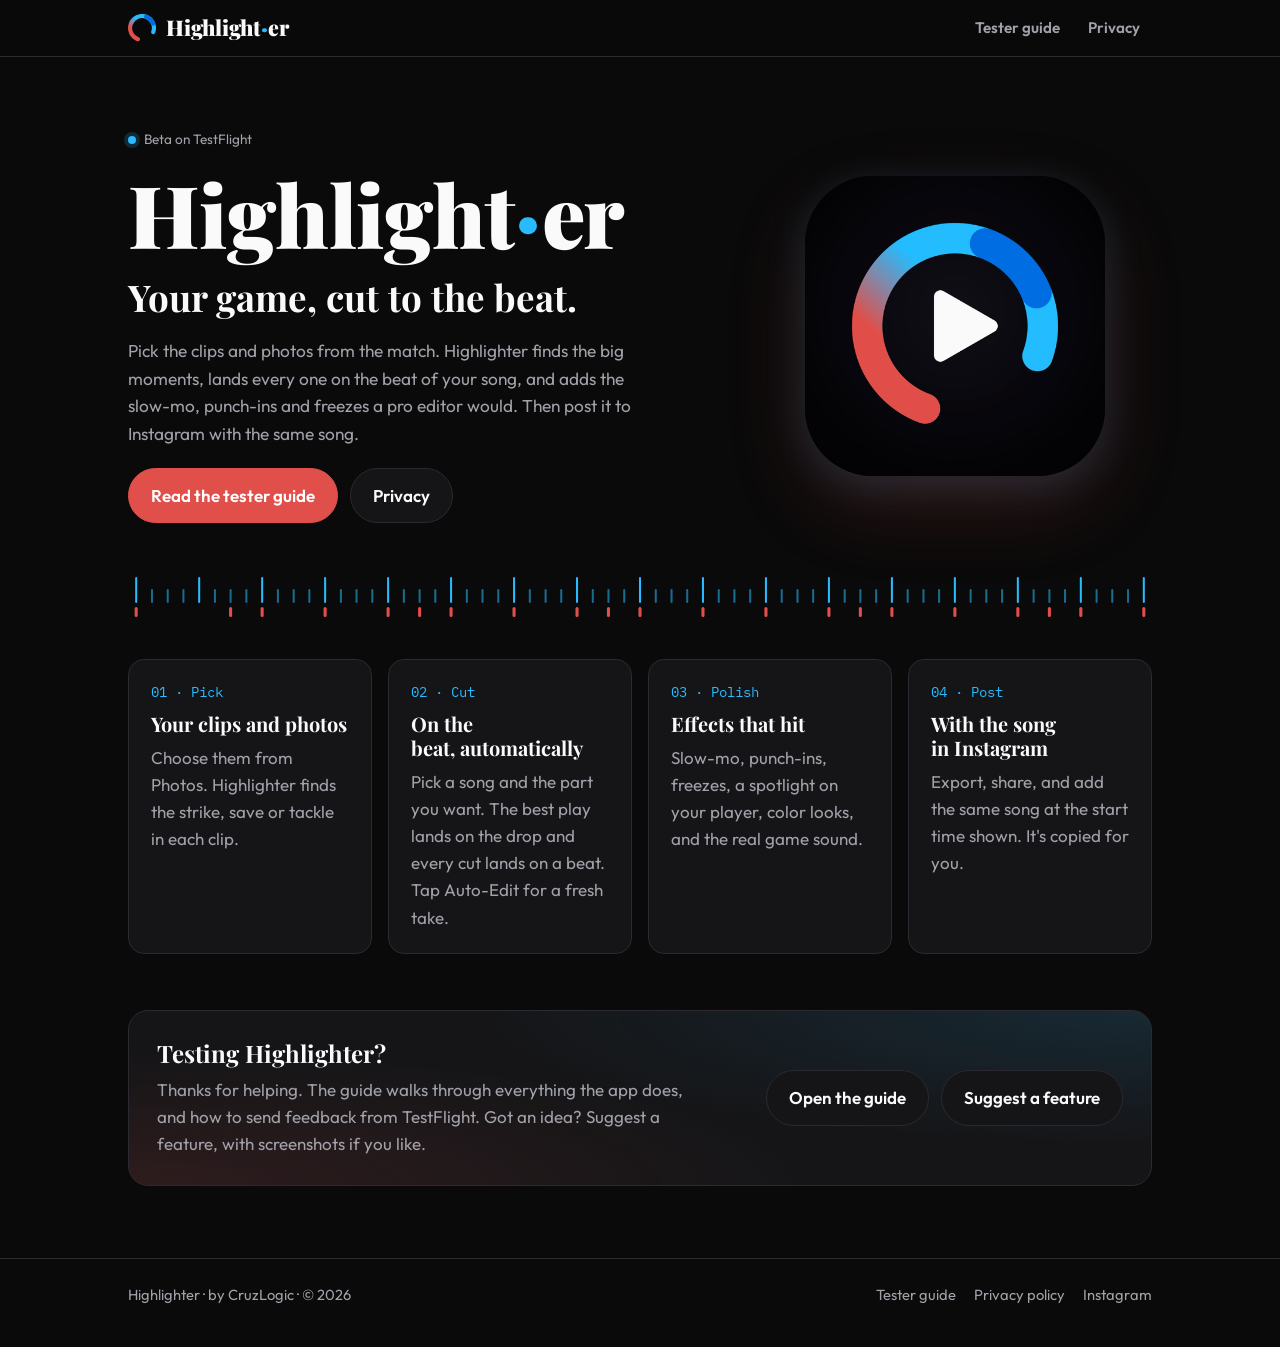
<file: index.html>
<!doctype html>
<html lang="en">
<head>
<meta charset="utf-8">
<meta name="viewport" content="width=device-width, initial-scale=1, viewport-fit=cover">
<title>Highlighter</title>
<meta name="description" content="Turn your game clips and photos into a highlight reel cut to the beat, then post it to Instagram with the song.">
<meta name="theme-color" content="#0a0a0a">
<meta property="og:title" content="Highlighter">
<meta property="og:description" content="Turn your game clips and photos into a highlight reel cut to the beat, then post it to Instagram with the song.">
<meta property="og:image" content="https://bcruz22.github.io/highlighter-site/assets/icon-512.png">
<link rel="icon" type="image/png" href="assets/favicon.png">
<link rel="apple-touch-icon" href="assets/apple-touch-icon.png">
<link rel="preconnect" href="https://fonts.googleapis.com">
<link rel="preconnect" href="https://fonts.gstatic.com" crossorigin>
<link rel="stylesheet" href="https://fonts.googleapis.com/css2?family=Playfair+Display:wght@700;900&family=Outfit:wght@400;600&family=IBM+Plex+Mono:wght@500&display=swap">
<link rel="stylesheet" href="assets/site.css">
</head>
<body>
<header class="topbar">
  <div class="topbar-inner">
    <a class="lockup" href="./" aria-label="Highlighter home">
      <svg class="mark" viewBox="160 160 704 704" aria-hidden="true"><defs><linearGradient id="sweep-top" gradientUnits="userSpaceOnUse" x1="300" y1="820" x2="820" y2="260"><stop offset="0.22" stop-color="#E14F4A"/><stop offset="0.58" stop-color="#28BBFF"/></linearGradient></defs><path d="M 409.4 793.9 A 300 300 0 1 1 793.9 614.6" fill="none" stroke="url(#sweep-top)" stroke-width="104" stroke-linecap="round"/><path d="M 614.6 230.1 A 300 300 0 0 1 790.2 399.6" fill="none" stroke="#006DE2" stroke-width="104" stroke-linecap="round"/></svg>
      <span class="wordmark">Highlight<span class="dot"></span>er</span>
    </a>
    <nav aria-label="Site">
      <a href="guide/">Tester guide</a>
      <a href="privacy/">Privacy</a>
    </nav>
  </div>
</header>
<main class="home">
  <section class="hero" aria-labelledby="hero-title">
    <div class="hero-copy">
      <span class="badge">Beta on TestFlight</span>
      <span class="wordmark" aria-hidden="true">Highlight<span class="dot"></span>er</span>
      <h1 id="hero-title">Your game, cut to the beat.</h1>
      <p class="lede">Pick the clips and photos from the match. Highlighter finds the big moments, lands every one on the beat of your song, and adds the slow-mo, punch-ins and freezes a pro editor would. Then post it to Instagram with the same song.</p>
      <div class="actions">
        <a class="button primary" href="guide/">Read the tester guide</a>
        <a class="button" href="privacy/">Privacy</a>
      </div>
    </div>
    <img class="hero-icon" src="assets/icon-512.png" alt="Highlighter app icon" width="300" height="300">
  </section>
  <div class="ruler" aria-hidden="true"><svg viewBox="0 0 1000 56" preserveAspectRatio="none"><rect class="tick down" x="7.0" y="14" width="2" height="26" rx="1"/><rect class="tick" x="22.4" y="26" width="2" height="14" rx="1"/><rect class="tick" x="37.8" y="26" width="2" height="14" rx="1"/><rect class="tick" x="53.1" y="26" width="2" height="14" rx="1"/><rect class="tick down" x="68.5" y="14" width="2" height="26" rx="1"/><rect class="tick" x="83.9" y="26" width="2" height="14" rx="1"/><rect class="tick" x="99.2" y="26" width="2" height="14" rx="1"/><rect class="tick" x="114.6" y="26" width="2" height="14" rx="1"/><rect class="tick down" x="130.0" y="14" width="2" height="26" rx="1"/><rect class="tick" x="145.4" y="26" width="2" height="14" rx="1"/><rect class="tick" x="160.8" y="26" width="2" height="14" rx="1"/><rect class="tick" x="176.1" y="26" width="2" height="14" rx="1"/><rect class="tick down" x="191.5" y="14" width="2" height="26" rx="1"/><rect class="tick" x="206.9" y="26" width="2" height="14" rx="1"/><rect class="tick" x="222.2" y="26" width="2" height="14" rx="1"/><rect class="tick" x="237.6" y="26" width="2" height="14" rx="1"/><rect class="tick down" x="253.0" y="14" width="2" height="26" rx="1"/><rect class="tick" x="268.4" y="26" width="2" height="14" rx="1"/><rect class="tick" x="283.8" y="26" width="2" height="14" rx="1"/><rect class="tick" x="299.1" y="26" width="2" height="14" rx="1"/><rect class="tick down" x="314.5" y="14" width="2" height="26" rx="1"/><rect class="tick" x="329.9" y="26" width="2" height="14" rx="1"/><rect class="tick" x="345.2" y="26" width="2" height="14" rx="1"/><rect class="tick" x="360.6" y="26" width="2" height="14" rx="1"/><rect class="tick down" x="376.0" y="14" width="2" height="26" rx="1"/><rect class="tick" x="391.4" y="26" width="2" height="14" rx="1"/><rect class="tick" x="406.8" y="26" width="2" height="14" rx="1"/><rect class="tick" x="422.1" y="26" width="2" height="14" rx="1"/><rect class="tick down" x="437.5" y="14" width="2" height="26" rx="1"/><rect class="tick" x="452.9" y="26" width="2" height="14" rx="1"/><rect class="tick" x="468.2" y="26" width="2" height="14" rx="1"/><rect class="tick" x="483.6" y="26" width="2" height="14" rx="1"/><rect class="tick down" x="499.0" y="14" width="2" height="26" rx="1"/><rect class="tick" x="514.4" y="26" width="2" height="14" rx="1"/><rect class="tick" x="529.8" y="26" width="2" height="14" rx="1"/><rect class="tick" x="545.1" y="26" width="2" height="14" rx="1"/><rect class="tick down" x="560.5" y="14" width="2" height="26" rx="1"/><rect class="tick" x="575.9" y="26" width="2" height="14" rx="1"/><rect class="tick" x="591.2" y="26" width="2" height="14" rx="1"/><rect class="tick" x="606.6" y="26" width="2" height="14" rx="1"/><rect class="tick down" x="622.0" y="14" width="2" height="26" rx="1"/><rect class="tick" x="637.4" y="26" width="2" height="14" rx="1"/><rect class="tick" x="652.8" y="26" width="2" height="14" rx="1"/><rect class="tick" x="668.1" y="26" width="2" height="14" rx="1"/><rect class="tick down" x="683.5" y="14" width="2" height="26" rx="1"/><rect class="tick" x="698.9" y="26" width="2" height="14" rx="1"/><rect class="tick" x="714.2" y="26" width="2" height="14" rx="1"/><rect class="tick" x="729.6" y="26" width="2" height="14" rx="1"/><rect class="tick down" x="745.0" y="14" width="2" height="26" rx="1"/><rect class="tick" x="760.4" y="26" width="2" height="14" rx="1"/><rect class="tick" x="775.8" y="26" width="2" height="14" rx="1"/><rect class="tick" x="791.1" y="26" width="2" height="14" rx="1"/><rect class="tick down" x="806.5" y="14" width="2" height="26" rx="1"/><rect class="tick" x="821.9" y="26" width="2" height="14" rx="1"/><rect class="tick" x="837.2" y="26" width="2" height="14" rx="1"/><rect class="tick" x="852.6" y="26" width="2" height="14" rx="1"/><rect class="tick down" x="868.0" y="14" width="2" height="26" rx="1"/><rect class="tick" x="883.4" y="26" width="2" height="14" rx="1"/><rect class="tick" x="898.8" y="26" width="2" height="14" rx="1"/><rect class="tick" x="914.1" y="26" width="2" height="14" rx="1"/><rect class="tick down" x="929.5" y="14" width="2" height="26" rx="1"/><rect class="tick" x="944.9" y="26" width="2" height="14" rx="1"/><rect class="tick" x="960.2" y="26" width="2" height="14" rx="1"/><rect class="tick" x="975.6" y="26" width="2" height="14" rx="1"/><rect class="tick down" x="991.0" y="14" width="2" height="26" rx="1"/><rect class="cut" x="6.5" y="44" width="3" height="10" rx="1.5"/><rect class="cut" x="98.7" y="44" width="3" height="10" rx="1.5"/><rect class="cut" x="129.5" y="44" width="3" height="10" rx="1.5"/><rect class="cut" x="191.0" y="44" width="3" height="10" rx="1.5"/><rect class="cut" x="252.5" y="44" width="3" height="10" rx="1.5"/><rect class="cut" x="283.3" y="44" width="3" height="10" rx="1.5"/><rect class="cut" x="314.0" y="44" width="3" height="10" rx="1.5"/><rect class="cut" x="375.5" y="44" width="3" height="10" rx="1.5"/><rect class="cut" x="437.0" y="44" width="3" height="10" rx="1.5"/><rect class="cut" x="467.7" y="44" width="3" height="10" rx="1.5"/><rect class="cut" x="498.5" y="44" width="3" height="10" rx="1.5"/><rect class="cut" x="560.0" y="44" width="3" height="10" rx="1.5"/><rect class="cut" x="621.5" y="44" width="3" height="10" rx="1.5"/><rect class="cut" x="683.0" y="44" width="3" height="10" rx="1.5"/><rect class="cut" x="713.7" y="44" width="3" height="10" rx="1.5"/><rect class="cut" x="744.5" y="44" width="3" height="10" rx="1.5"/><rect class="cut" x="806.0" y="44" width="3" height="10" rx="1.5"/><rect class="cut" x="867.5" y="44" width="3" height="10" rx="1.5"/><rect class="cut" x="898.3" y="44" width="3" height="10" rx="1.5"/><rect class="cut" x="929.0" y="44" width="3" height="10" rx="1.5"/><rect class="cut" x="990.5" y="44" width="3" height="10" rx="1.5"/></svg></div>
  <div class="features">
    <article class="feature">
      <span class="step">01 · Pick</span>
      <h2>Your clips and photos</h2>
      <p>Choose them from Photos. Highlighter finds the strike, save or tackle in each clip.</p>
    </article>
    <article class="feature">
      <span class="step">02 · Cut</span>
      <h2>On the beat, automatically</h2>
      <p>Pick a song and the part you want. The best play lands on the drop and every cut lands on a beat. Tap Auto-Edit for a fresh take.</p>
    </article>
    <article class="feature">
      <span class="step">03 · Polish</span>
      <h2>Effects that hit</h2>
      <p>Slow-mo, punch-ins, freezes, a spotlight on your player, color looks, and the real game sound.</p>
    </article>
    <article class="feature">
      <span class="step">04 · Post</span>
      <h2>With the song in Instagram</h2>
      <p>Export, share, and add the same song at the start time shown. It's copied for you.</p>
    </article>
  </div>
  <section class="band" aria-labelledby="beta-title">
    <div class="band-inner">
      <div style="display:flex;flex-direction:column;gap:8px;min-width:0">
        <h2 id="beta-title">Testing Highlighter?</h2>
        <p>Thanks for helping. The guide walks through everything the app does, and how to send feedback from TestFlight. Got an idea? Suggest a feature, with screenshots if you like.</p>
      </div>
      <div class="actions">
        <a class="button" href="guide/">Open the guide</a>
        <a class="button" href="https://tally.so/r/aQbLP9">Suggest a feature</a>
      </div>
    </div>
  </section>
</main>
<footer class="site-footer">
  <div class="site-footer-inner">
    <span>Highlighter · by CruzLogic · © 2026</span>
    <nav aria-label="Footer">
      <a href="guide/">Tester guide</a>
      <a href="privacy/">Privacy policy</a>
      <a href="https://www.instagram.com/highlighterbycruzlogic/" rel="noopener">Instagram</a>
    </nav>
  </div>
</footer>
</body>
</html>
</file>
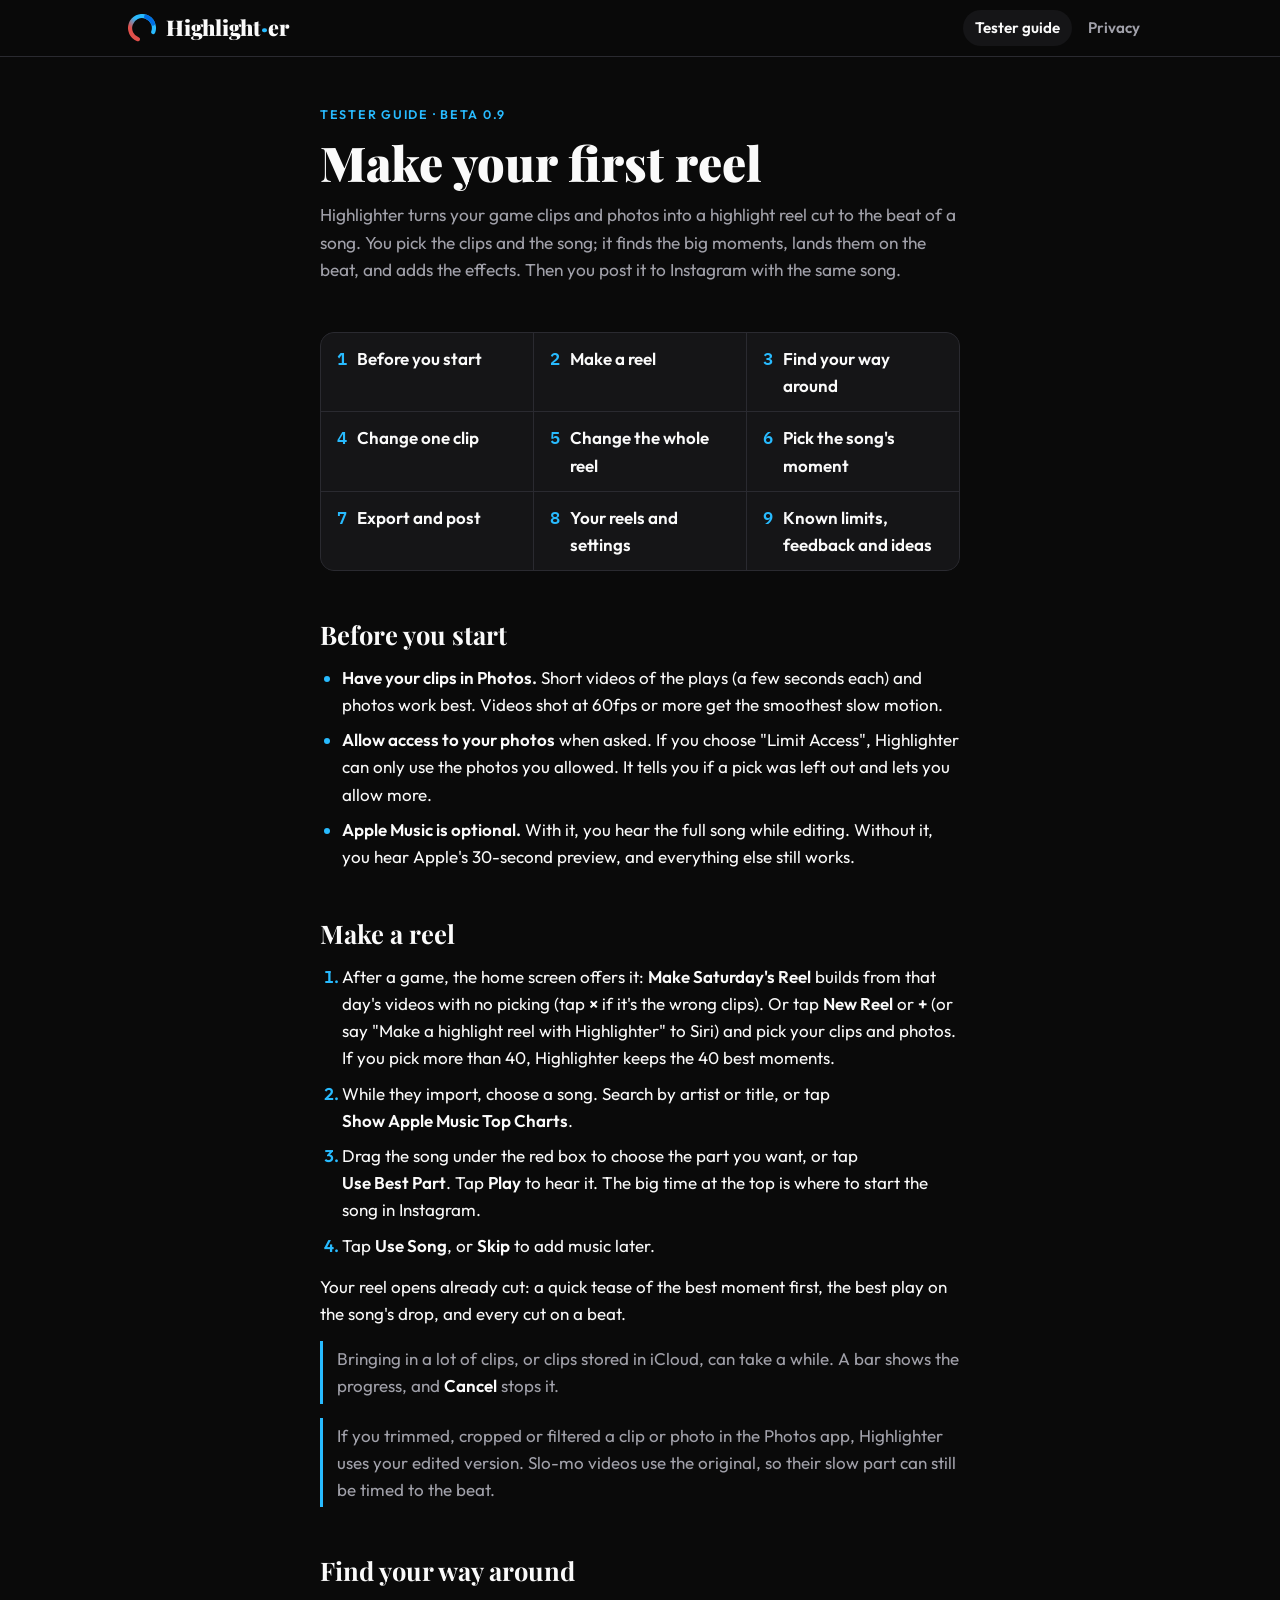
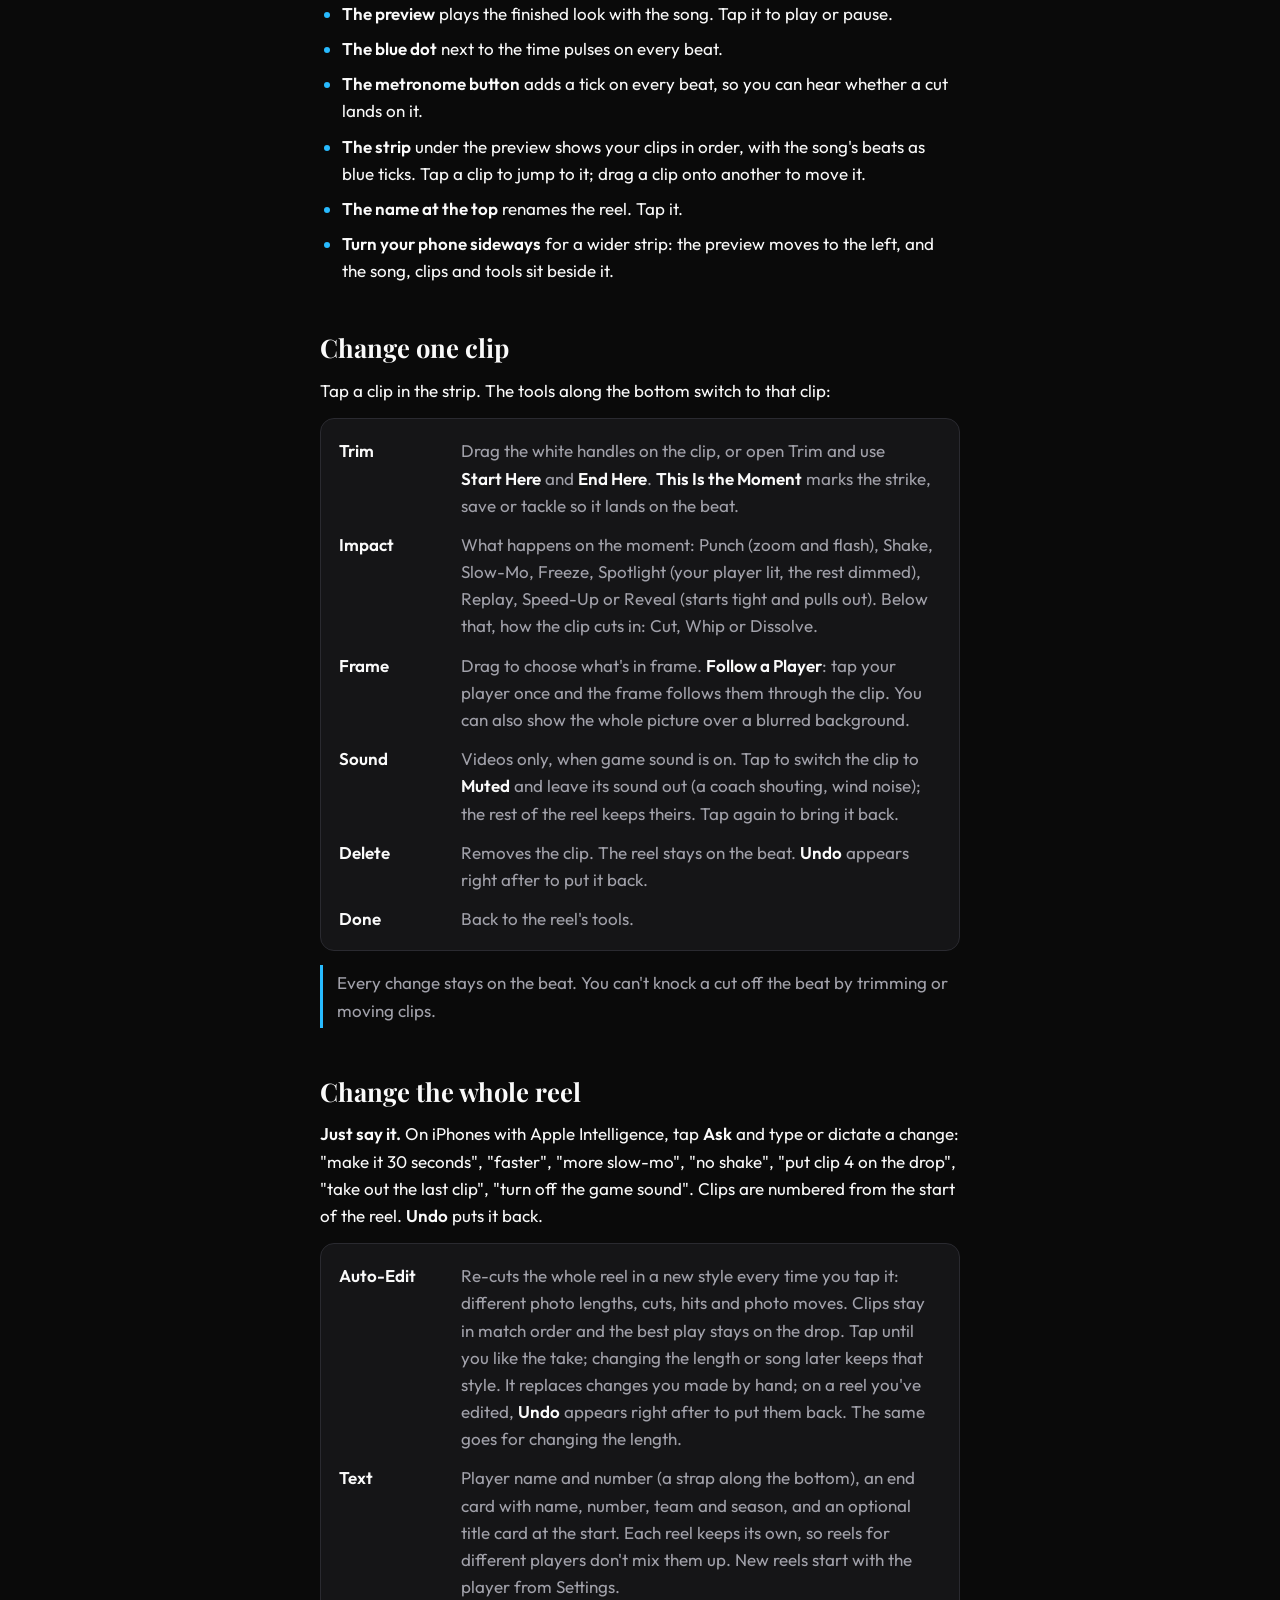
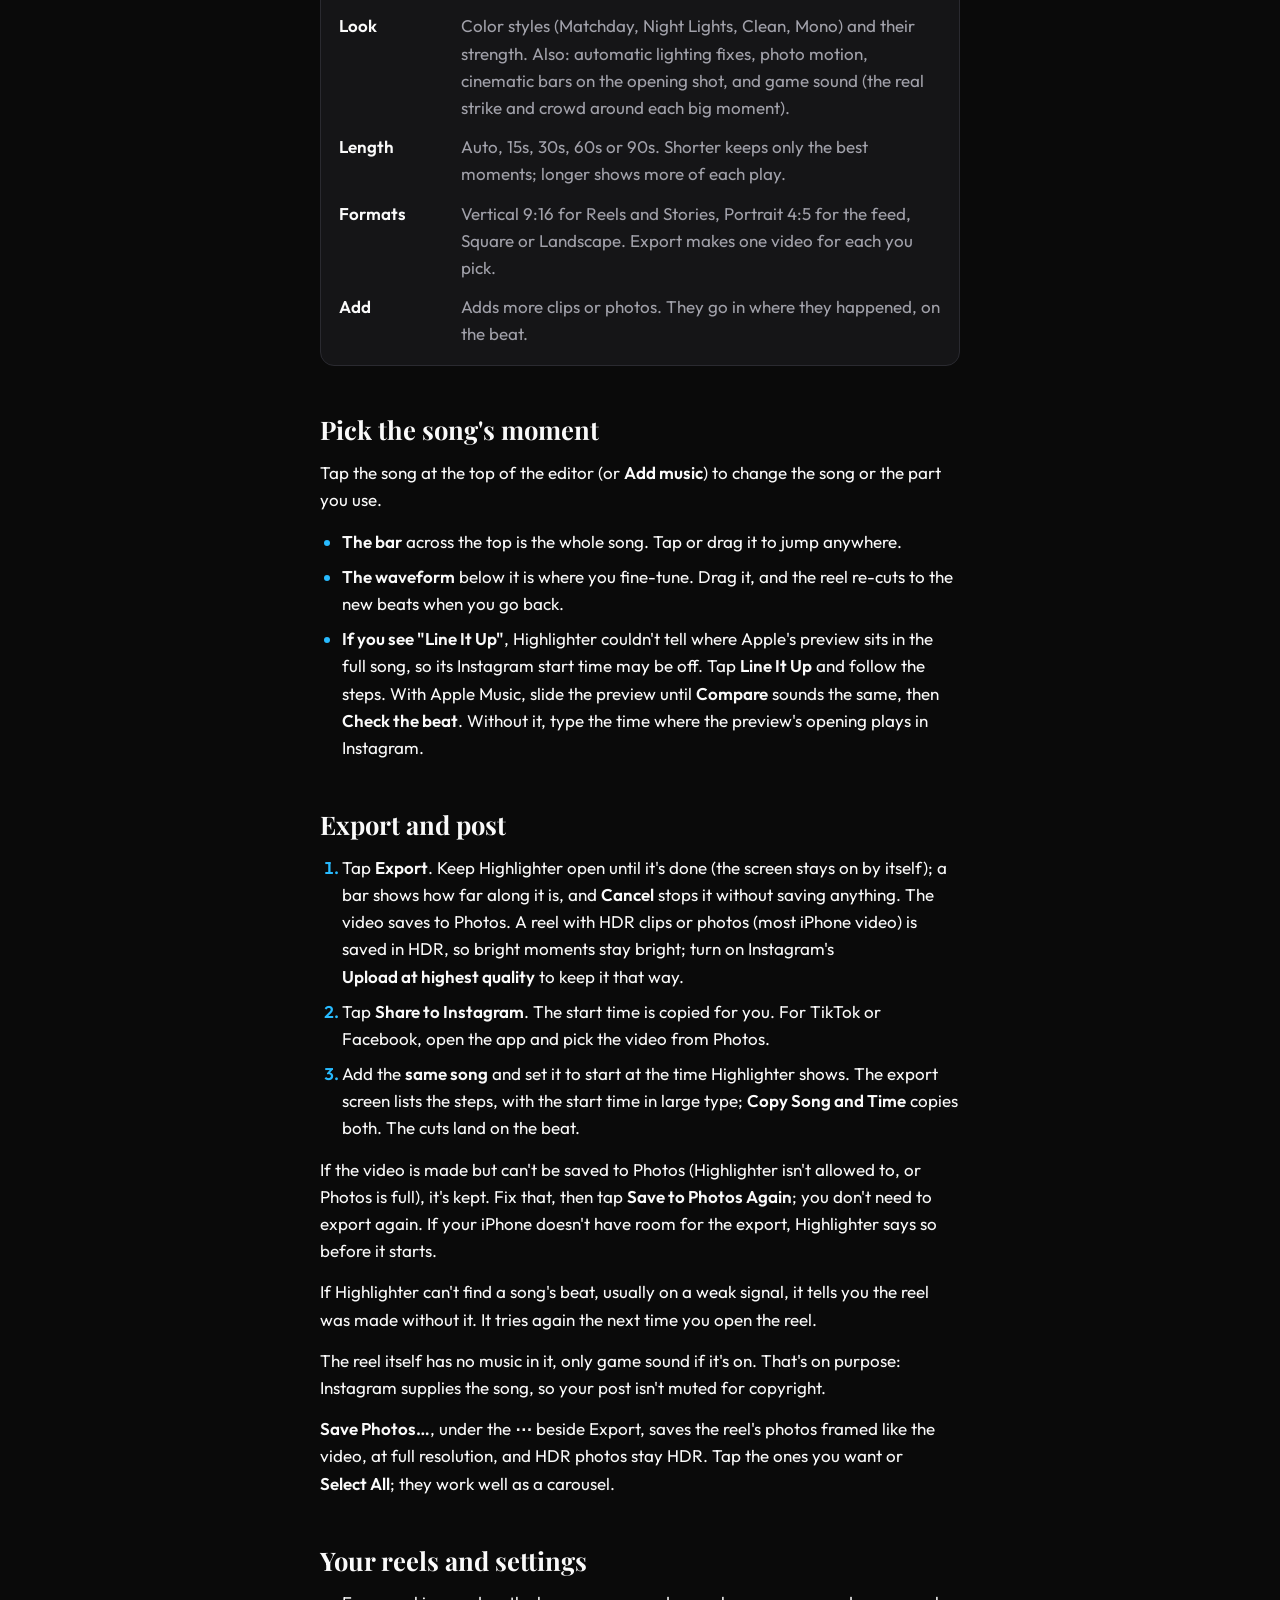
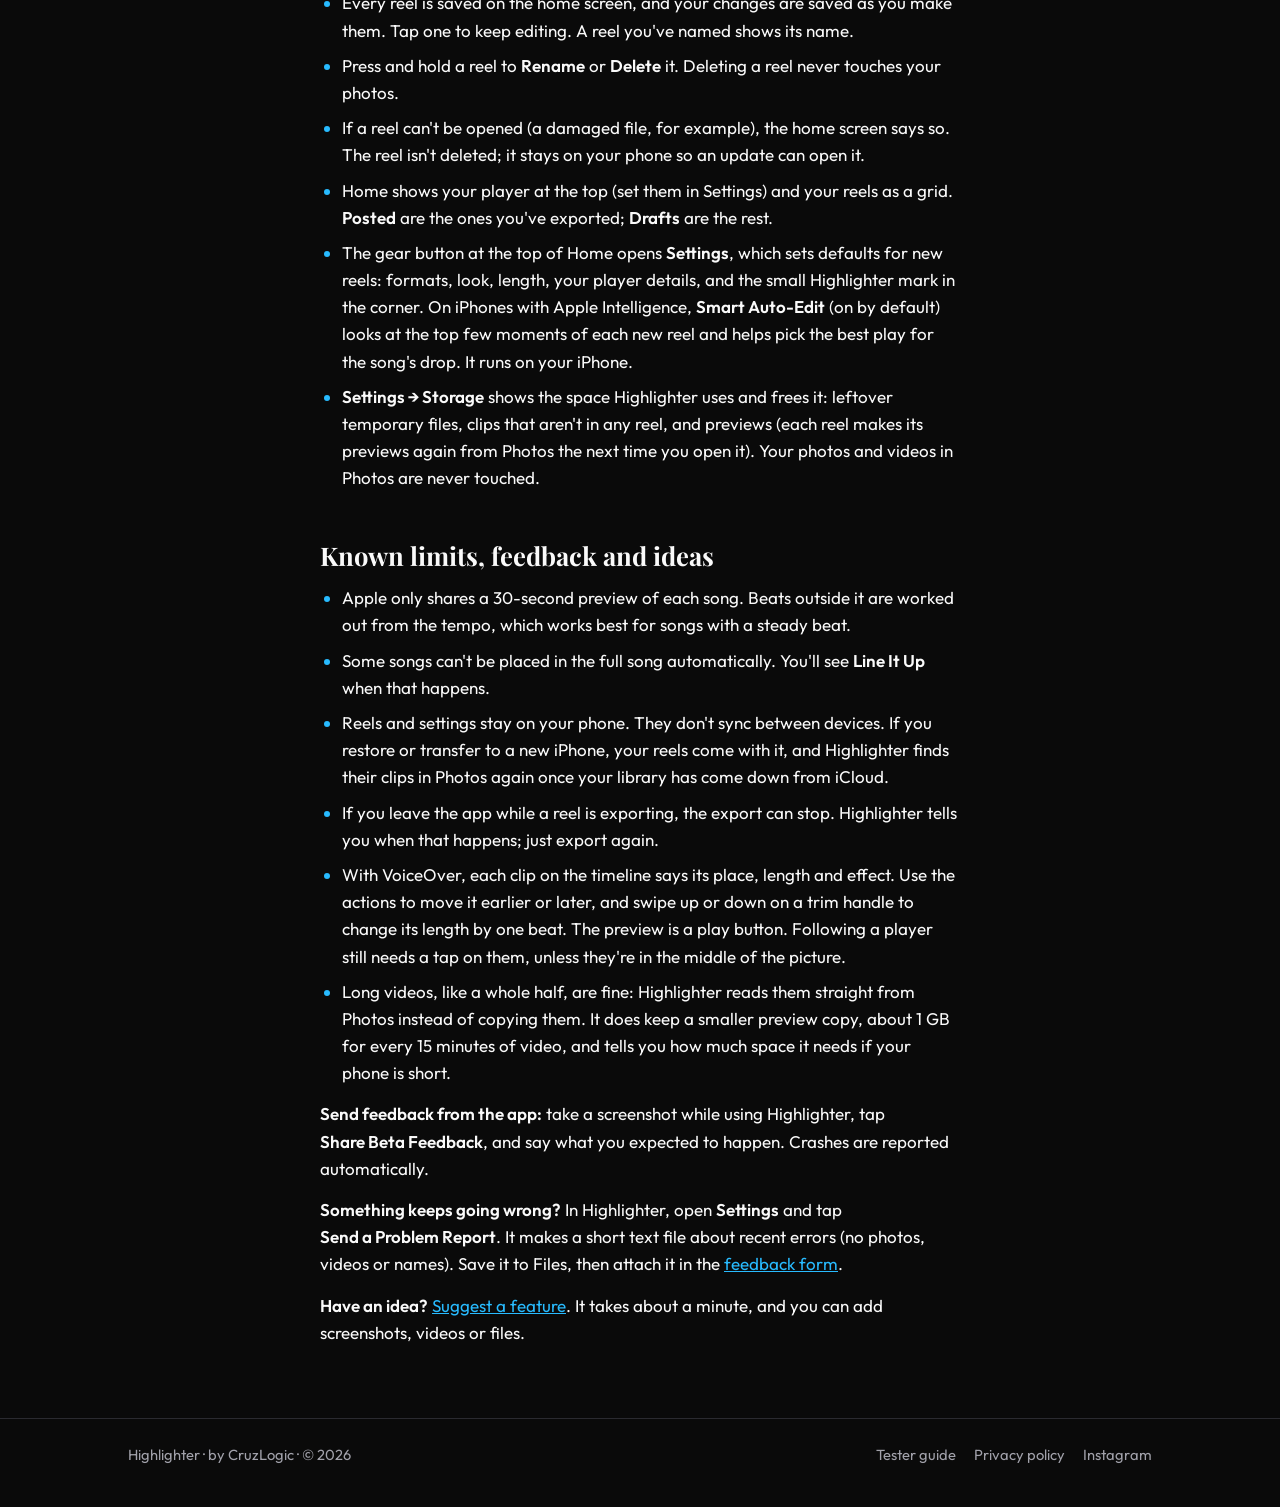
<file: guide/index.html>
<!doctype html>
<html lang="en">
<head>
<meta charset="utf-8">
<meta name="viewport" content="width=device-width, initial-scale=1, viewport-fit=cover">
<title>Highlighter Tester Guide</title>
<meta name="description" content="How to make a highlight reel with Highlighter: pick clips, pick a song, edit, and post it to Instagram on the beat.">
<meta name="theme-color" content="#0a0a0a">
<meta property="og:title" content="Highlighter Tester Guide">
<meta property="og:description" content="How to make a highlight reel with Highlighter: pick clips, pick a song, edit, and post it to Instagram on the beat.">
<meta property="og:image" content="https://bcruz22.github.io/highlighter-site/assets/icon-512.png">
<link rel="icon" type="image/png" href="../assets/favicon.png">
<link rel="apple-touch-icon" href="../assets/apple-touch-icon.png">
<link rel="preconnect" href="https://fonts.googleapis.com">
<link rel="preconnect" href="https://fonts.gstatic.com" crossorigin>
<link rel="stylesheet" href="https://fonts.googleapis.com/css2?family=Playfair+Display:wght@700;900&family=Outfit:wght@400;600&family=IBM+Plex+Mono:wght@500&display=swap">
<link rel="stylesheet" href="../assets/site.css">
</head>
<body>
<header class="topbar">
  <div class="topbar-inner">
    <a class="lockup" href="../" aria-label="Highlighter home">
      <svg class="mark" viewBox="160 160 704 704" aria-hidden="true"><defs><linearGradient id="sweep-top" gradientUnits="userSpaceOnUse" x1="300" y1="820" x2="820" y2="260"><stop offset="0.22" stop-color="#E14F4A"/><stop offset="0.58" stop-color="#28BBFF"/></linearGradient></defs><path d="M 409.4 793.9 A 300 300 0 1 1 793.9 614.6" fill="none" stroke="url(#sweep-top)" stroke-width="104" stroke-linecap="round"/><path d="M 614.6 230.1 A 300 300 0 0 1 790.2 399.6" fill="none" stroke="#006DE2" stroke-width="104" stroke-linecap="round"/></svg>
      <span class="wordmark">Highlight<span class="dot"></span>er</span>
    </a>
    <nav aria-label="Site">
      <a href="../guide/" aria-current="page">Tester guide</a>
      <a href="../privacy/">Privacy</a>
    </nav>
  </div>
</header>
<main>
  <div class="page-head">
    <span class="eyebrow">Tester guide · Beta 0.9</span>
    <h1>Make your first reel</h1>
    <p class="lede">Highlighter turns your game clips and photos into a highlight reel cut to the beat of a song. You pick the clips and the song; it finds the big moments, lands them on the beat, and adds the effects. Then you post it to Instagram with the same song.</p>
  </div>

  <nav aria-label="Guide sections">
    <ol class="cells jump">
      <li><a href="#start">Before you start</a></li>
      <li><a href="#new">Make a reel</a></li>
      <li><a href="#editor">Find your way around</a></li>
      <li><a href="#clip">Change one clip</a></li>
      <li><a href="#reel">Change the whole reel</a></li>
      <li><a href="#music">Pick the song's moment</a></li>
      <li><a href="#post">Export and post</a></li>
      <li><a href="#more">Your reels and settings</a></li>
      <li><a href="#feedback">Known limits, feedback and ideas</a></li>
    </ol>
  </nav>

  <section id="start">
    <h2>Before you start</h2>
    <ul>
      <li><b>Have your clips in Photos.</b> Short videos of the plays (a few seconds each) and photos work best. Videos shot at 60fps or more get the smoothest slow motion.</li>
      <li><b>Allow access to your photos</b> when asked. If you choose "Limit Access", Highlighter can only use the photos you allowed. It tells you if a pick was left out and lets you allow more.</li>
      <li><b>Apple Music is optional.</b> With it, you hear the full song while editing. Without it, you hear Apple's 30-second preview, and everything else still works.</li>
    </ul>
  </section>

  <section id="new">
    <h2>Make a reel</h2>
    <ol class="steps">
      <li>After a game, the home screen offers it: <span class="ui">Make Saturday's Reel</span> builds from that day's videos with no picking (tap <span class="ui">×</span> if it's the wrong clips). Or tap <span class="ui">New Reel</span> or <span class="ui">+</span> (or say "Make a highlight reel with Highlighter" to Siri) and pick your clips and photos. If you pick more than 40, Highlighter keeps the 40 best moments.</li>
      <li>While they import, choose a song. Search by artist or title, or tap <span class="ui">Show Apple Music Top Charts</span>.</li>
      <li>Drag the song under the red box to choose the part you want, or tap <span class="ui">Use Best Part</span>. Tap <span class="ui">Play</span> to hear it. The big time at the top is where to start the song in Instagram.</li>
      <li>Tap <span class="ui">Use Song</span>, or <span class="ui">Skip</span> to add music later.</li>
    </ol>
    <p>Your reel opens already cut: a quick tease of the best moment first, the best play on the song's drop, and every cut on a beat.</p>
    <p class="tip">Bringing in a lot of clips, or clips stored in iCloud, can take a while. A bar shows the progress, and <span class="ui">Cancel</span> stops it.</p>
    <p class="tip">If you trimmed, cropped or filtered a clip or photo in the Photos app, Highlighter uses your edited version. Slo-mo videos use the original, so their slow part can still be timed to the beat.</p>
  </section>

  <section id="editor">
    <h2>Find your way around</h2>
    <ul>
      <li><b>The preview</b> plays the finished look with the song. Tap it to play or pause.</li>
      <li><b>The blue dot</b> next to the time pulses on every beat.</li>
      <li><b>The metronome button</b> adds a tick on every beat, so you can hear whether a cut lands on it.</li>
      <li><b>The strip</b> under the preview shows your clips in order, with the song's beats as blue ticks. Tap a clip to jump to it; drag a clip onto another to move it.</li>
      <li><b>The name at the top</b> renames the reel. Tap it.</li>
      <li><b>Turn your phone sideways</b> for a wider strip: the preview moves to the left, and the song, clips and tools sit beside it.</li>
    </ul>
  </section>

  <section id="clip">
    <h2>Change one clip</h2>
    <p>Tap a clip in the strip. The tools along the bottom switch to that clip:</p>
    <dl class="tools">
      <dt>Trim</dt>
      <dd>Drag the white handles on the clip, or open Trim and use <span class="ui">Start Here</span> and <span class="ui">End Here</span>. <span class="ui">This Is the Moment</span> marks the strike, save or tackle so it lands on the beat.</dd>
      <dt>Impact</dt>
      <dd>What happens on the moment: Punch (zoom and flash), Shake, Slow-Mo, Freeze, Spotlight (your player lit, the rest dimmed), Replay, Speed-Up or Reveal (starts tight and pulls out). Below that, how the clip cuts in: Cut, Whip or Dissolve.</dd>
      <dt>Frame</dt>
      <dd>Drag to choose what's in frame. <span class="ui">Follow a Player</span>: tap your player once and the frame follows them through the clip. You can also show the whole picture over a blurred background.</dd>
      <dt>Sound</dt>
      <dd>Videos only, when game sound is on. Tap to switch the clip to <span class="ui">Muted</span> and leave its sound out (a coach shouting, wind noise); the rest of the reel keeps theirs. Tap again to bring it back.</dd>
      <dt>Delete</dt>
      <dd>Removes the clip. The reel stays on the beat. <span class="ui">Undo</span> appears right after to put it back.</dd>
      <dt>Done</dt>
      <dd>Back to the reel's tools.</dd>
    </dl>
    <p class="tip">Every change stays on the beat. You can't knock a cut off the beat by trimming or moving clips.</p>
  </section>

  <section id="reel">
    <h2>Change the whole reel</h2>
    <p><b>Just say it.</b> On iPhones with Apple Intelligence, tap <span class="ui">Ask</span> and type or dictate a change: "make it 30 seconds", "faster", "more slow-mo", "no shake", "put clip 4 on the drop", "take out the last clip", "turn off the game sound". Clips are numbered from the start of the reel. <span class="ui">Undo</span> puts it back.</p>
    <dl class="tools">
      <dt>Auto-Edit</dt>
      <dd>Re-cuts the whole reel in a new style every time you tap it: different photo lengths, cuts, hits and photo moves. Clips stay in match order and the best play stays on the drop. Tap until you like the take; changing the length or song later keeps that style. It replaces changes you made by hand; on a reel you've edited, <span class="ui">Undo</span> appears right after to put them back. The same goes for changing the length.</dd>
      <dt>Text</dt>
      <dd>Player name and number (a strap along the bottom), an end card with name, number, team and season, and an optional title card at the start. Each reel keeps its own, so reels for different players don't mix them up. New reels start with the player from Settings.</dd>
      <dt>Look</dt>
      <dd>Color styles (Matchday, Night Lights, Clean, Mono) and their strength. Also: automatic lighting fixes, photo motion, cinematic bars on the opening shot, and game sound (the real strike and crowd around each big moment).</dd>
      <dt>Length</dt>
      <dd>Auto, 15s, 30s, 60s or 90s. Shorter keeps only the best moments; longer shows more of each play.</dd>
      <dt>Formats</dt>
      <dd>Vertical 9:16 for Reels and Stories, Portrait 4:5 for the feed, Square or Landscape. Export makes one video for each you pick.</dd>
      <dt>Add</dt>
      <dd>Adds more clips or photos. They go in where they happened, on the beat.</dd>
    </dl>
  </section>

  <section id="music">
    <h2>Pick the song's moment</h2>
    <p>Tap the song at the top of the editor (or <span class="ui">Add music</span>) to change the song or the part you use.</p>
    <ul>
      <li><b>The bar</b> across the top is the whole song. Tap or drag it to jump anywhere.</li>
      <li><b>The waveform</b> below it is where you fine-tune. Drag it, and the reel re-cuts to the new beats when you go back.</li>
      <li><b>If you see "Line It Up"</b>, Highlighter couldn't tell where Apple's preview sits in the full song, so its Instagram start time may be off. Tap <span class="ui">Line It Up</span> and follow the steps. With Apple Music, slide the preview until <span class="ui">Compare</span> sounds the same, then <span class="ui">Check the beat</span>. Without it, type the time where the preview's opening plays in Instagram.</li>
    </ul>
  </section>

  <section id="post">
    <h2>Export and post</h2>
    <ol class="steps">
      <li>Tap <span class="ui">Export</span>. Keep Highlighter open until it's done (the screen stays on by itself); a bar shows how far along it is, and <span class="ui">Cancel</span> stops it without saving anything. The video saves to Photos. A reel with HDR clips or photos (most iPhone video) is saved in HDR, so bright moments stay bright; turn on Instagram's <span class="ui">Upload at highest quality</span> to keep it that way.</li>
      <li>Tap <span class="ui">Share to Instagram</span>. The start time is copied for you. For TikTok or Facebook, open the app and pick the video from Photos.</li>
      <li>Add the <b>same song</b> and set it to start at the time Highlighter shows. The export screen lists the steps, with the start time in large type; <span class="ui">Copy Song and Time</span> copies both. The cuts land on the beat.</li>
    </ol>
    <p>If the video is made but can't be saved to Photos (Highlighter isn't allowed to, or Photos is full), it's kept. Fix that, then tap <span class="ui">Save to Photos Again</span>; you don't need to export again. If your iPhone doesn't have room for the export, Highlighter says so before it starts.</p>
    <p>If Highlighter can't find a song's beat, usually on a weak signal, it tells you the reel was made without it. It tries again the next time you open the reel.</p>
    <p>The reel itself has no music in it, only game sound if it's on. That's on purpose: Instagram supplies the song, so your post isn't muted for copyright.</p>
    <p><span class="ui">Save Photos…</span>, under the <span class="ui">⋯</span> beside Export, saves the reel's photos framed like the video, at full resolution, and HDR photos stay HDR. Tap the ones you want or <span class="ui">Select All</span>; they work well as a carousel.</p>
  </section>

  <section id="more">
    <h2>Your reels and settings</h2>
    <ul>
      <li>Every reel is saved on the home screen, and your changes are saved as you make them. Tap one to keep editing. A reel you've named shows its name.</li>
      <li>Press and hold a reel to <span class="ui">Rename</span> or <span class="ui">Delete</span> it. Deleting a reel never touches your photos.</li>
      <li>If a reel can't be opened (a damaged file, for example), the home screen says so. The reel isn't deleted; it stays on your phone so an update can open it.</li>
      <li>Home shows your player at the top (set them in Settings) and your reels as a grid. <span class="ui">Posted</span> are the ones you've exported; <span class="ui">Drafts</span> are the rest.</li>
      <li>The gear button at the top of Home opens <span class="ui">Settings</span>, which sets defaults for new reels: formats, look, length, your player details, and the small Highlighter mark in the corner. On iPhones with Apple Intelligence, <span class="ui">Smart Auto-Edit</span> (on by default) looks at the top few moments of each new reel and helps pick the best play for the song's drop. It runs on your iPhone.</li>
      <li><span class="ui">Settings → Storage</span> shows the space Highlighter uses and frees it: leftover temporary files, clips that aren't in any reel, and previews (each reel makes its previews again from Photos the next time you open it). Your photos and videos in Photos are never touched.</li>
    </ul>
  </section>

  <section id="feedback">
    <h2>Known limits, feedback and ideas</h2>
    <ul>
      <li>Apple only shares a 30-second preview of each song. Beats outside it are worked out from the tempo, which works best for songs with a steady beat.</li>
      <li>Some songs can't be placed in the full song automatically. You'll see <span class="ui">Line It Up</span> when that happens.</li>
      <li>Reels and settings stay on your phone. They don't sync between devices. If you restore or transfer to a new iPhone, your reels come with it, and Highlighter finds their clips in Photos again once your library has come down from iCloud.</li>
      <li>If you leave the app while a reel is exporting, the export can stop. Highlighter tells you when that happens; just export again.</li>
      <li>With VoiceOver, each clip on the timeline says its place, length and effect. Use the actions to move it earlier or later, and swipe up or down on a trim handle to change its length by one beat. The preview is a play button. Following a player still needs a tap on them, unless they're in the middle of the picture.</li>
      <li>Long videos, like a whole half, are fine: Highlighter reads them straight from Photos instead of copying them. It does keep a smaller preview copy, about 1 GB for every 15 minutes of video, and tells you how much space it needs if your phone is short.</li>
    </ul>
    <p><b>Send feedback from the app:</b> take a screenshot while using Highlighter, tap <span class="ui">Share Beta Feedback</span>, and say what you expected to happen. Crashes are reported automatically.</p>
    <p><b>Something keeps going wrong?</b> In Highlighter, open <span class="ui">Settings</span> and tap <span class="ui">Send a Problem Report</span>. It makes a short text file about recent errors (no photos, videos or names). Save it to Files, then attach it in the <a href="https://tally.so/r/aQbLP9">feedback form</a>.</p>
    <p><b>Have an idea?</b> <a href="https://tally.so/r/aQbLP9">Suggest a feature</a>. It takes about a minute, and you can add screenshots, videos or files.</p>
  </section>
</main>
<footer class="site-footer">
  <div class="site-footer-inner">
    <span>Highlighter · by CruzLogic · © 2026</span>
    <nav aria-label="Footer">
      <a href="../guide/">Tester guide</a>
      <a href="../privacy/">Privacy policy</a>
      <a href="https://www.instagram.com/highlighterbycruzlogic/" rel="noopener">Instagram</a>
    </nav>
  </div>
</footer>
</body>
</html>
</file>
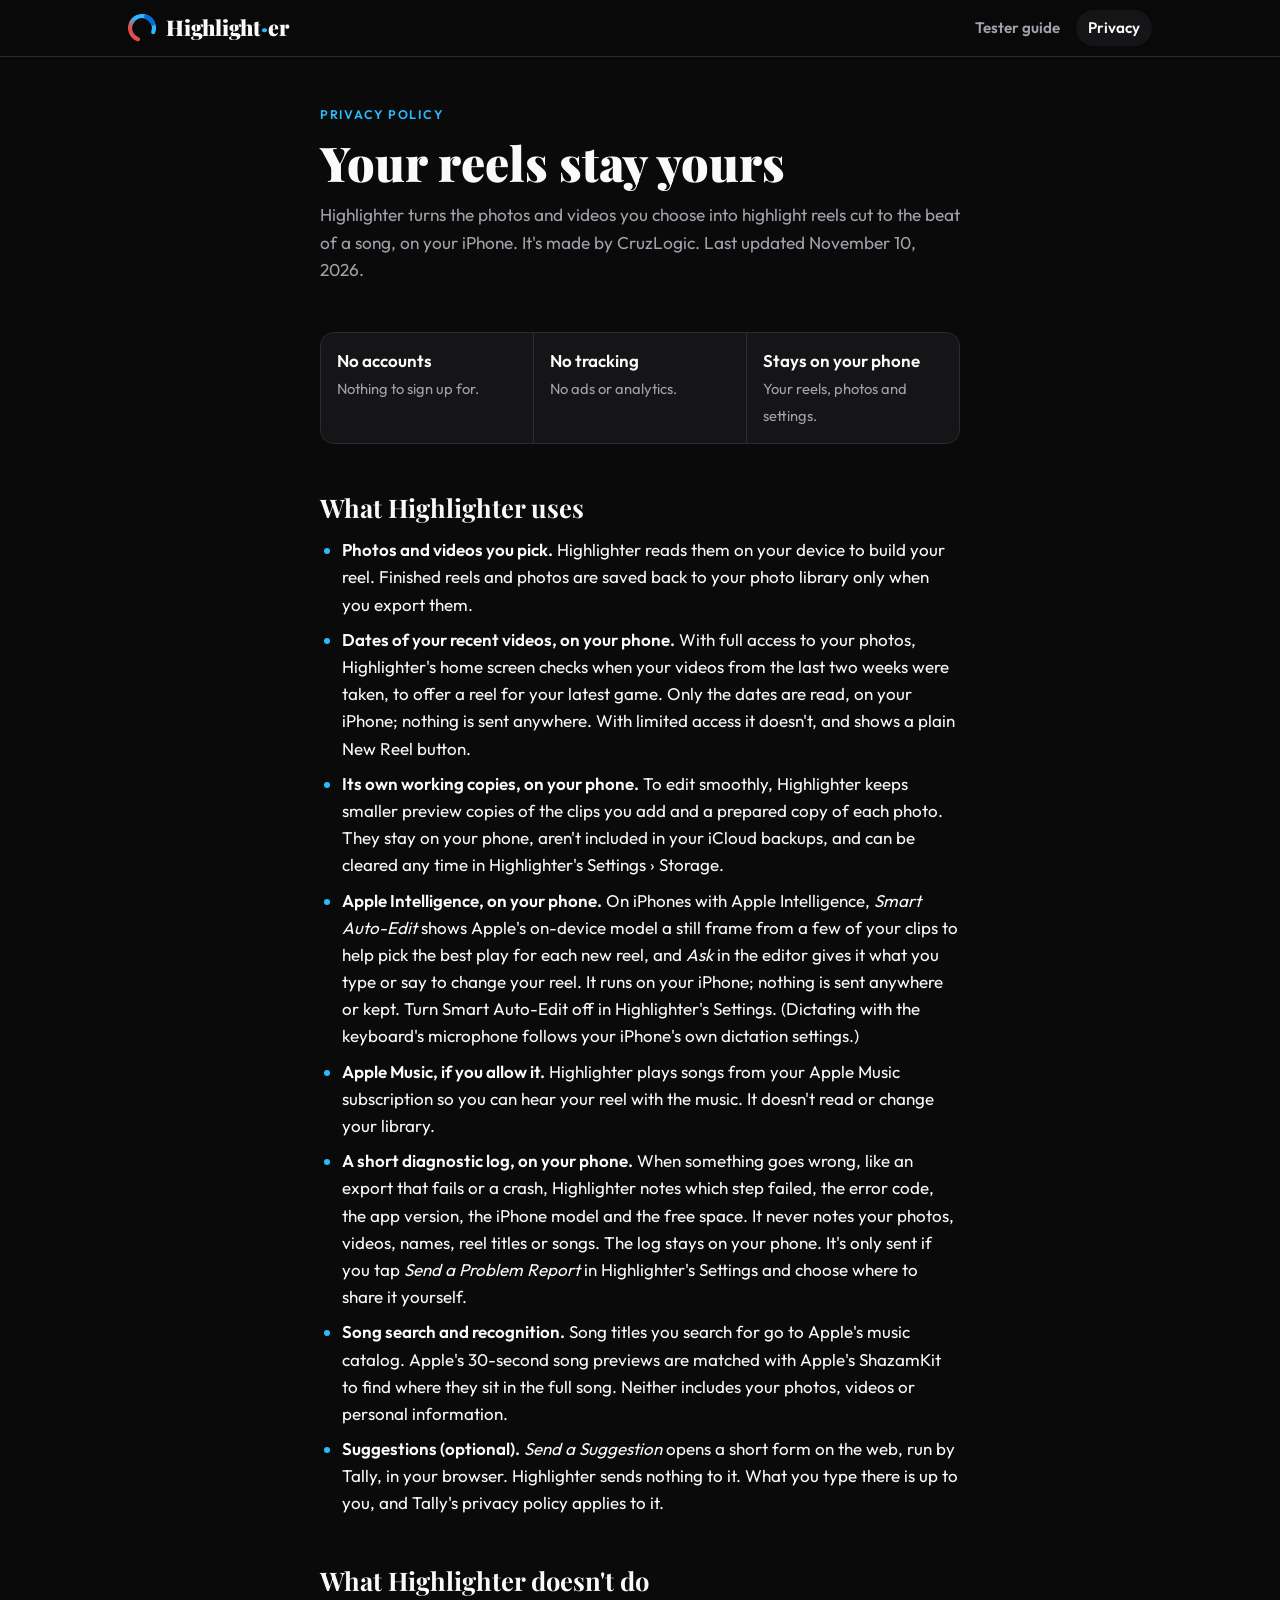
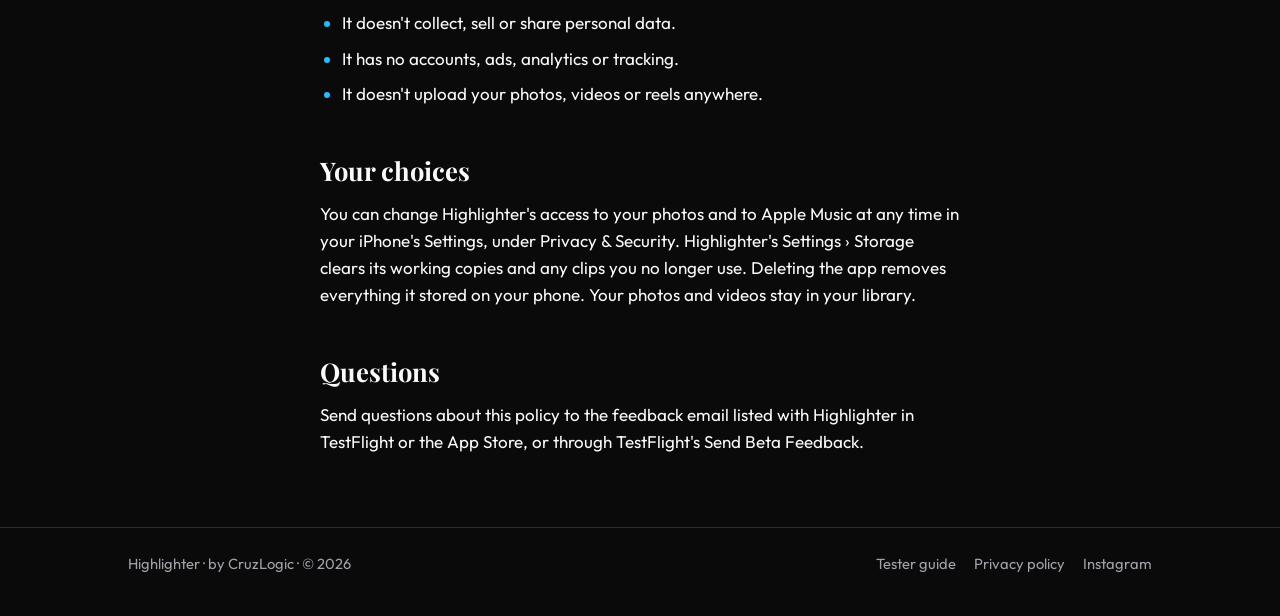
<file: privacy/index.html>
<!doctype html>
<html lang="en">
<head>
<meta charset="utf-8">
<meta name="viewport" content="width=device-width, initial-scale=1, viewport-fit=cover">
<title>Highlighter Privacy Policy</title>
<meta name="description" content="Highlighter's privacy policy: no accounts, no tracking, and your photos, videos and reels stay on your iPhone.">
<meta name="theme-color" content="#0a0a0a">
<meta property="og:title" content="Highlighter Privacy Policy">
<meta property="og:description" content="Highlighter's privacy policy: no accounts, no tracking, and your photos, videos and reels stay on your iPhone.">
<meta property="og:image" content="https://bcruz22.github.io/highlighter-site/assets/icon-512.png">
<link rel="icon" type="image/png" href="../assets/favicon.png">
<link rel="apple-touch-icon" href="../assets/apple-touch-icon.png">
<link rel="preconnect" href="https://fonts.googleapis.com">
<link rel="preconnect" href="https://fonts.gstatic.com" crossorigin>
<link rel="stylesheet" href="https://fonts.googleapis.com/css2?family=Playfair+Display:wght@700;900&family=Outfit:wght@400;600&family=IBM+Plex+Mono:wght@500&display=swap">
<link rel="stylesheet" href="../assets/site.css">
</head>
<body>
<header class="topbar">
  <div class="topbar-inner">
    <a class="lockup" href="../" aria-label="Highlighter home">
      <svg class="mark" viewBox="160 160 704 704" aria-hidden="true"><defs><linearGradient id="sweep-top" gradientUnits="userSpaceOnUse" x1="300" y1="820" x2="820" y2="260"><stop offset="0.22" stop-color="#E14F4A"/><stop offset="0.58" stop-color="#28BBFF"/></linearGradient></defs><path d="M 409.4 793.9 A 300 300 0 1 1 793.9 614.6" fill="none" stroke="url(#sweep-top)" stroke-width="104" stroke-linecap="round"/><path d="M 614.6 230.1 A 300 300 0 0 1 790.2 399.6" fill="none" stroke="#006DE2" stroke-width="104" stroke-linecap="round"/></svg>
      <span class="wordmark">Highlight<span class="dot"></span>er</span>
    </a>
    <nav aria-label="Site">
      <a href="../guide/">Tester guide</a>
      <a href="../privacy/" aria-current="page">Privacy</a>
    </nav>
  </div>
</header>
<main>
  <div class="page-head">
    <span class="eyebrow">Privacy policy</span>
    <h1>Your reels stay yours</h1>
    <p class="lede">Highlighter turns the photos and videos you choose into highlight reels cut to the beat of a song, on your iPhone. It's made by CruzLogic. Last updated November 10, 2026.</p>
  </div>

  <div class="cells" aria-label="At a glance">
    <div><strong>No accounts</strong><span>Nothing to sign up for.</span></div>
    <div><strong>No tracking</strong><span>No ads or analytics.</span></div>
    <div><strong>Stays on your phone</strong><span>Your reels, photos and settings.</span></div>
  </div>

  <section>
    <h2>What Highlighter uses</h2>
    <ul>
      <li><b>Photos and videos you pick.</b> Highlighter reads them on your device to build your reel. Finished reels and photos are saved back to your photo library only when you export them.</li>
      <li><b>Dates of your recent videos, on your phone.</b> With full access to your photos, Highlighter's home screen checks when your videos from the last two weeks were taken, to offer a reel for your latest game. Only the dates are read, on your iPhone; nothing is sent anywhere. With limited access it doesn't, and shows a plain New Reel button.</li>
      <li><b>Its own working copies, on your phone.</b> To edit smoothly, Highlighter keeps smaller preview copies of the clips you add and a prepared copy of each photo. They stay on your phone, aren't included in your iCloud backups, and can be cleared any time in Highlighter's Settings › Storage.</li>
      <li><b>Apple Intelligence, on your phone.</b> On iPhones with Apple Intelligence, <i>Smart Auto-Edit</i> shows Apple's on-device model a still frame from a few of your clips to help pick the best play for each new reel, and <i>Ask</i> in the editor gives it what you type or say to change your reel. It runs on your iPhone; nothing is sent anywhere or kept. Turn Smart Auto-Edit off in Highlighter's Settings. (Dictating with the keyboard's microphone follows your iPhone's own dictation settings.)</li>
      <li><b>Apple Music, if you allow it.</b> Highlighter plays songs from your Apple Music subscription so you can hear your reel with the music. It doesn't read or change your library.</li>
      <li><b>A short diagnostic log, on your phone.</b> When something goes wrong, like an export that fails or a crash, Highlighter notes which step failed, the error code, the app version, the iPhone model and the free space. It never notes your photos, videos, names, reel titles or songs. The log stays on your phone. It's only sent if you tap <i>Send a Problem Report</i> in Highlighter's Settings and choose where to share it yourself.</li>
      <li><b>Song search and recognition.</b> Song titles you search for go to Apple's music catalog. Apple's 30-second song previews are matched with Apple's ShazamKit to find where they sit in the full song. Neither includes your photos, videos or personal information.</li>
      <li><b>Suggestions (optional).</b> <i>Send a Suggestion</i> opens a short form on the web, run by Tally, in your browser. Highlighter sends nothing to it. What you type there is up to you, and Tally's privacy policy applies to it.</li>
    </ul>
  </section>

  <section>
    <h2>What Highlighter doesn't do</h2>
    <ul>
      <li>It doesn't collect, sell or share personal data.</li>
      <li>It has no accounts, ads, analytics or tracking.</li>
      <li>It doesn't upload your photos, videos or reels anywhere.</li>
    </ul>
  </section>

  <section>
    <h2>Your choices</h2>
    <p>You can change Highlighter's access to your photos and to Apple Music at any time in your iPhone's Settings, under Privacy &amp; Security. Highlighter's Settings › Storage clears its working copies and any clips you no longer use. Deleting the app removes everything it stored on your phone. Your photos and videos stay in your library.</p>
  </section>

  <section>
    <h2>Questions</h2>
    <p>Send questions about this policy to the feedback email listed with Highlighter in TestFlight or the App Store, or through TestFlight's Send Beta Feedback.</p>
  </section>
</main>
<footer class="site-footer">
  <div class="site-footer-inner">
    <span>Highlighter · by CruzLogic · © 2026</span>
    <nav aria-label="Footer">
      <a href="../guide/">Tester guide</a>
      <a href="../privacy/">Privacy policy</a>
      <a href="https://www.instagram.com/highlighterbycruzlogic/" rel="noopener">Instagram</a>
    </nav>
  </div>
</footer>
</body>
</html>
</file>
<file: assets/site.css>
/* Highlighter's site, in the app's own look: near-black surfaces, the coral accent for the
   one call to action per page, CruzLogic signal blue for anything "on the beat", Playfair
   Display for headlines, Outfit for text, IBM Plex Mono for time codes.
   Layout: a slim top bar with the lockup, then one reading column per page. */
:root {
  --bg: #0a0a0a;
  --surface: #151517;
  --raised: #1d1d21;
  --fg: #fafafa;
  --muted: #a1a1aa;
  --rule: #2a2a30;
  --accent: #e14f4a;
  --signal: #28bbff;
  --signal-deep: #006de2;
  --display: "Playfair Display", Georgia, "Times New Roman", serif;
  --body: "Outfit", -apple-system, BlinkMacSystemFont, "Segoe UI", sans-serif;
  --mono: "IBM Plex Mono", ui-monospace, "SF Mono", Menlo, monospace;
  color-scheme: dark;
}

html { -webkit-text-size-adjust: 100%; scroll-behavior: smooth; }
@media (prefers-reduced-motion: reduce) { html { scroll-behavior: auto; } }

body {
  margin: 0;
  background: var(--bg);
  color: var(--fg);
  font-family: var(--body);
  font-size: 17px;
  line-height: 1.6;
}

a { color: var(--signal); }
a:focus-visible, button:focus-visible { outline: 2px solid var(--signal); outline-offset: 3px; border-radius: 6px; }
b { font-weight: 600; }
p, ul, ol, dl { margin: 0; }

/* ---------- Top bar ---------- */
.topbar {
  position: sticky;
  top: env(safe-area-inset-top, 0px);
  z-index: 10;
  background: rgba(10, 10, 10, 0.86);
  backdrop-filter: saturate(140%) blur(12px);
  -webkit-backdrop-filter: saturate(140%) blur(12px);
  border-bottom: 1px solid var(--rule);
}
.topbar-inner {
  max-width: 64rem;
  margin: 0 auto;
  padding: 10px 16px;
  display: flex;
  align-items: center;
  justify-content: space-between;
  gap: 16px;
  flex-wrap: wrap;
}
.lockup {
  display: inline-flex;
  align-items: center;
  gap: 10px;
  color: var(--fg);
  text-decoration: none;
}
.lockup .mark { width: 28px; height: 28px; flex: none; }
.topbar nav { display: flex; gap: 4px; flex-wrap: wrap; }
.topbar nav a {
  color: var(--muted);
  text-decoration: none;
  font-weight: 600;
  font-size: 0.95rem;
  padding: 6px 12px;
  border-radius: 999px;
}
.topbar nav a:hover { color: var(--fg); }
.topbar nav a[aria-current="page"] { color: var(--fg); background: var(--surface); }

/* ---------- The wordmark: Highlight · er with the signal-blue beat dot ---------- */
.wordmark {
  font-family: var(--display);
  font-weight: 900;
  line-height: 1;
  letter-spacing: -0.01em;
  display: inline-flex;
  align-items: baseline;
  gap: 0.06em;
  margin: 0;
  color: var(--fg);
}
.wordmark .dot {
  display: inline-block;
  width: 0.2em;
  height: 0.2em;
  border-radius: 50%;
  background: var(--signal);
  transform: translateY(-0.17em);
}
.lockup .wordmark { font-size: 1.35rem; }

/* ---------- Page column ---------- */
main {
  max-width: 40rem;
  margin: 0 auto;
  padding: 48px 16px 72px;
  display: flex;
  flex-direction: column;
  gap: 48px;
}
.page-head { display: flex; flex-direction: column; gap: 12px; }
.eyebrow {
  font-size: 0.78rem;
  text-transform: uppercase;
  letter-spacing: 0.14em;
  color: var(--signal);
  font-weight: 600;
}
h1, h2 {
  font-family: var(--display);
  font-weight: 700;
  margin: 0;
  text-wrap: balance;
}
h1 { font-size: clamp(2.2rem, 7vw, 3rem); line-height: 1.08; font-weight: 900; }
h2 { font-size: 1.6rem; line-height: 1.2; }
.lede { color: var(--muted); font-size: 1.08rem; }

section { display: flex; flex-direction: column; gap: 14px; scroll-margin-top: 72px; }
ul, ol.steps { padding-left: 1.3em; display: flex; flex-direction: column; gap: 8px; }
li::marker { color: var(--signal); font-weight: 600; }
.ui { font-weight: 600; color: var(--fg); white-space: nowrap; }
.time { font-family: var(--mono); font-weight: 500; color: var(--signal); }
.tip {
  border-left: 3px solid var(--signal);
  padding: 4px 0 4px 14px;
  color: var(--muted);
}

/* A grid of joined cells: the jump list, the at-a-glance strip. */
.cells {
  margin: 0;
  padding: 0;
  list-style: none;
  display: grid;
  grid-template-columns: repeat(auto-fit, minmax(11rem, 1fr));
  gap: 1px;
  background: var(--rule);
  border: 1px solid var(--rule);
  border-radius: 14px;
  overflow: hidden;
}
.cells > * { background: var(--surface); padding: 14px 16px; min-width: 0; }
.cells strong { display: block; font-weight: 600; }
.cells span { color: var(--muted); font-size: 0.92rem; }
.jump { counter-reset: step; }
.jump > li { padding: 0; counter-increment: step; }
.jump a {
  display: flex;
  gap: 10px;
  padding: 12px 16px;
  color: var(--fg);
  text-decoration: none;
  font-weight: 600;
}
.jump a::before { content: counter(step); color: var(--signal); font-family: var(--mono); min-width: 1ch; }
.jump a:hover { color: var(--signal); }

/* Tool lists: a name and what it does. */
dl.tools {
  display: grid;
  grid-template-columns: minmax(6.5rem, max-content) 1fr;
  gap: 12px 18px;
  background: var(--surface);
  border: 1px solid var(--rule);
  border-radius: 14px;
  padding: 18px;
}
dl.tools dt { font-weight: 600; }
dl.tools dd { margin: 0; color: var(--muted); min-width: 0; }
@media (max-width: 30rem) {
  dl.tools { grid-template-columns: 1fr; gap: 2px; }
  dl.tools dd { margin-bottom: 12px; }
}

/* Buttons: one coral call to action per page; quiet ones beside it. */
.button {
  display: inline-flex;
  align-items: center;
  justify-content: center;
  gap: 8px;
  padding: 13px 22px;
  border-radius: 999px;
  font-weight: 600;
  text-decoration: none;
  border: 1px solid var(--rule);
  color: var(--fg);
  background: var(--surface);
}
.button.primary { background: var(--accent); border-color: var(--accent); color: #fff; }
.button:hover { filter: brightness(1.08); }

/* ---------- Footer ---------- */
.site-footer {
  border-top: 1px solid var(--rule);
}
.site-footer-inner {
  max-width: 64rem;
  margin: 0 auto;
  padding: 24px 16px 40px;
  display: flex;
  flex-wrap: wrap;
  justify-content: space-between;
  gap: 12px;
  color: var(--muted);
  font-size: 0.92rem;
}
.site-footer nav { display: flex; gap: 18px; flex-wrap: wrap; }
.site-footer a { color: var(--muted); text-decoration: none; }
.site-footer a:hover { color: var(--fg); }

/* ---------- Home ---------- */
.hero {
  max-width: 64rem;
  margin: 0 auto;
  padding: 72px 16px 40px;
  display: grid;
  grid-template-columns: minmax(0, 1.2fr) minmax(0, 0.8fr);
  align-items: center;
  gap: 40px;
}
.hero-copy { display: flex; flex-direction: column; gap: 20px; min-width: 0; }
.hero .wordmark { font-size: clamp(3rem, 10vw, 5.4rem); }
.hero h1 { font-size: clamp(1.6rem, 4.4vw, 2.3rem); font-weight: 700; color: var(--fg); }
.hero .lede { max-width: 32rem; }
.actions { display: flex; flex-wrap: wrap; gap: 12px; align-items: center; }
.badge {
  display: inline-flex;
  align-items: center;
  gap: 8px;
  font-size: 0.85rem;
  color: var(--muted);
}
.badge::before {
  content: "";
  width: 8px;
  height: 8px;
  border-radius: 50%;
  background: var(--signal);
  box-shadow: 0 0 0 4px rgba(40, 187, 255, 0.18);
}
.hero-icon {
  justify-self: center;
  width: min(100%, 300px);
  height: auto;
  aspect-ratio: 1;
  border-radius: 22.5%;
  box-shadow: 0 30px 80px rgba(225, 79, 74, 0.18), 0 10px 40px rgba(40, 187, 255, 0.16);
}
@media (max-width: 46rem) {
  .hero { grid-template-columns: 1fr; padding-top: 48px; gap: 28px; }
  .hero-icon { order: -1; width: 132px; justify-self: start; }
}

/* The beat ruler: the editor's beat ticks, downbeats taller, with cuts landing on them. */
.ruler {
  max-width: 64rem;
  margin: 0 auto;
  padding: 0 16px;
}
.ruler svg { display: block; width: 100%; height: 56px; }
.ruler .tick { fill: var(--signal); opacity: 0.55; }
.ruler .tick.down { opacity: 1; }
.ruler .cut { fill: var(--accent); }
.ruler .label { fill: var(--muted); font-family: var(--mono); font-size: 11px; }

.features {
  max-width: 64rem;
  margin: 0 auto;
  padding: 40px 16px 24px;
  display: grid;
  grid-template-columns: repeat(auto-fit, minmax(14rem, 1fr));
  gap: 16px;
}
.feature {
  background: var(--surface);
  border: 1px solid var(--rule);
  border-radius: 16px;
  padding: 22px;
  display: flex;
  flex-direction: column;
  gap: 8px;
  min-width: 0;
}
.feature .step { font-family: var(--mono); color: var(--signal); font-size: 0.85rem; }
.feature h2 { font-size: 1.25rem; }
.feature p { color: var(--muted); }

.band {
  max-width: 64rem;
  margin: 0 auto;
  padding: 32px 16px 72px;
}
.band-inner {
  border: 1px solid var(--rule);
  border-radius: 20px;
  padding: 28px;
  display: flex;
  flex-wrap: wrap;
  align-items: center;
  justify-content: space-between;
  gap: 20px;
  background:
    radial-gradient(120% 140% at 0% 100%, rgba(225, 79, 74, 0.12), transparent 55%),
    radial-gradient(120% 140% at 100% 0%, rgba(40, 187, 255, 0.12), transparent 55%),
    var(--surface);
}
.band h2 { font-size: 1.5rem; }
.band p { color: var(--muted); max-width: 34rem; }

/* The home page stacks full-width bands instead of the reading column. */
main.home { display: block; max-width: none; padding: 0; }
</file>
